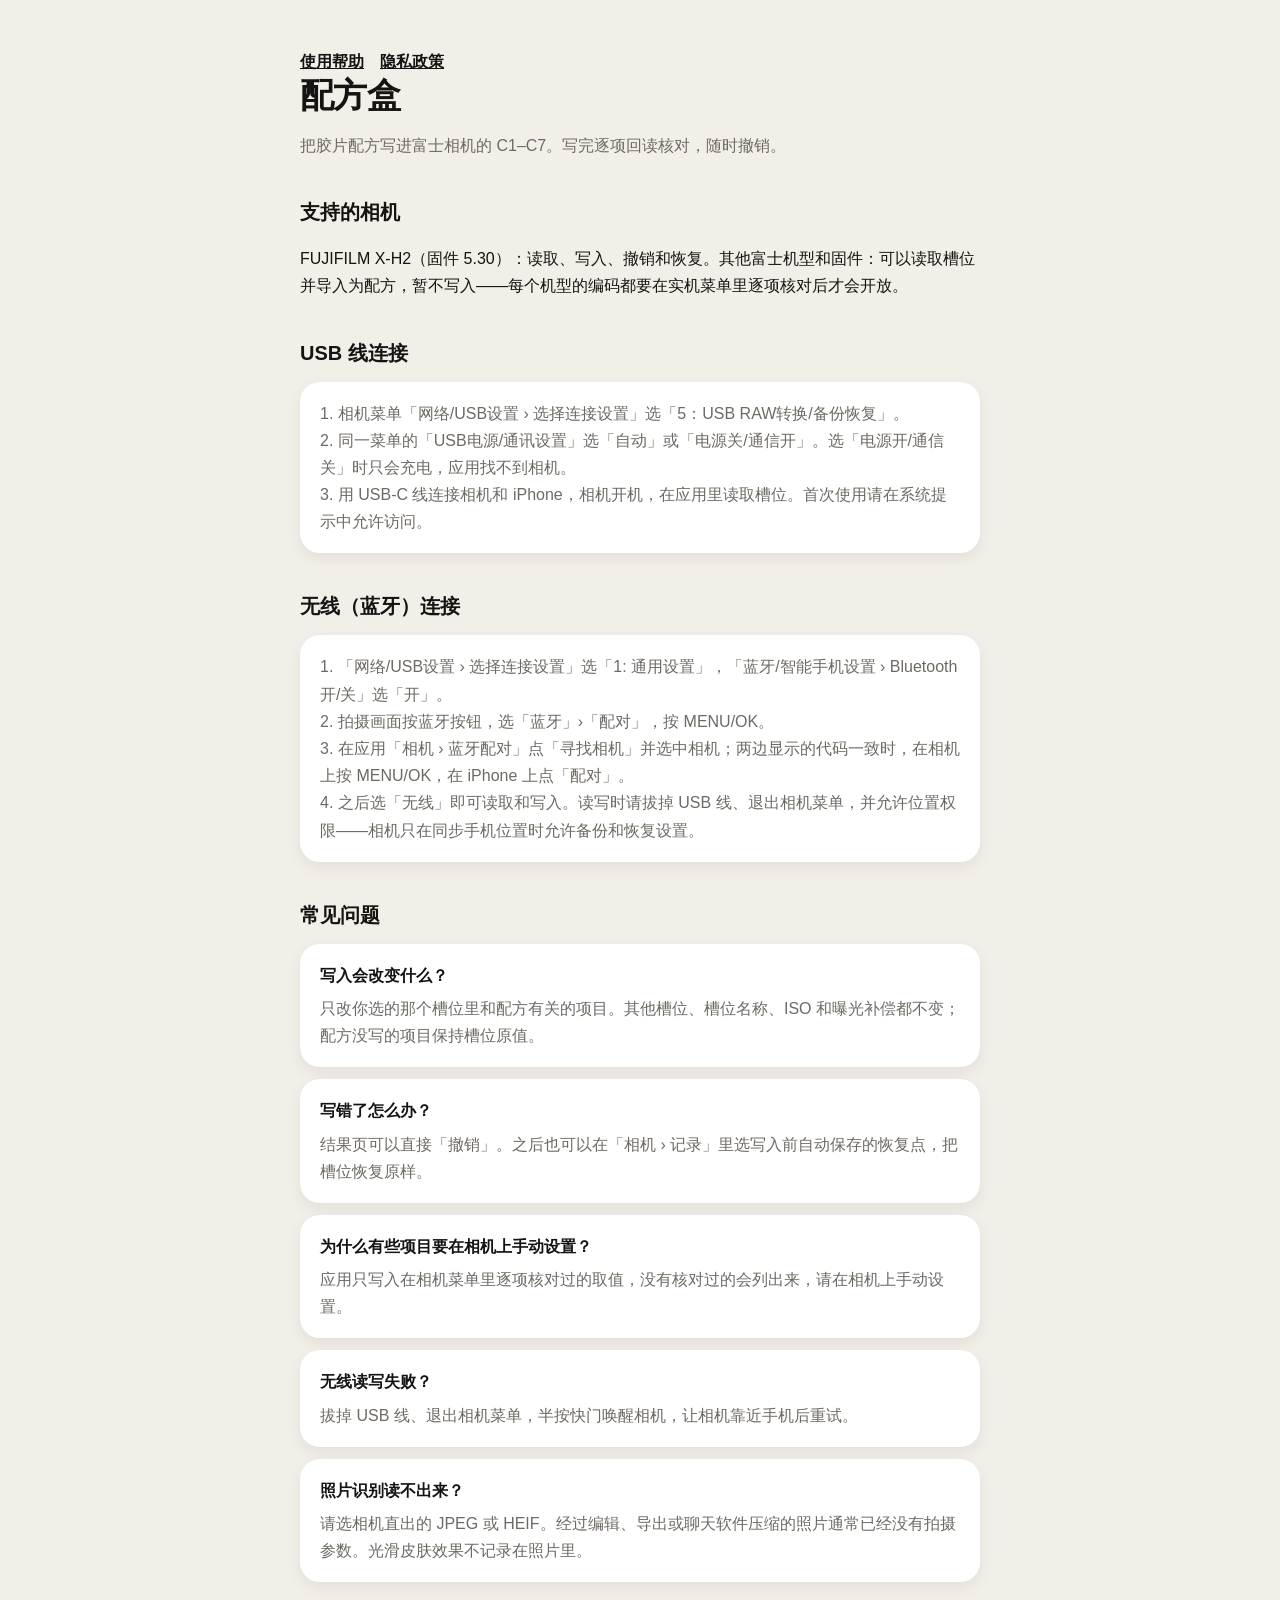
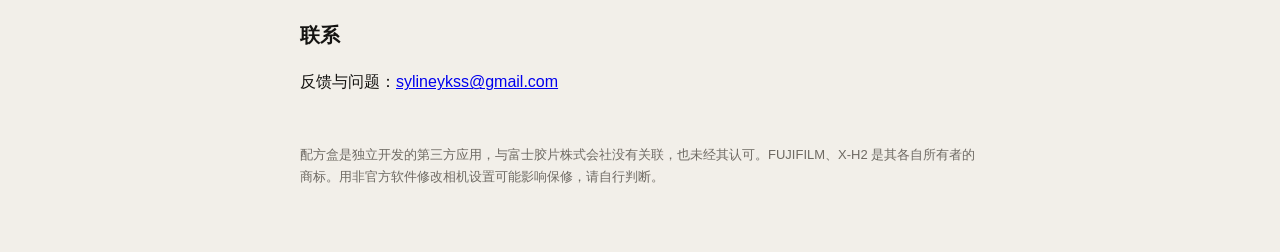
<file: index.html>
<!doctype html>
<html lang="zh-CN">
<head>
<meta charset="utf-8">
<meta name="viewport" content="width=device-width, initial-scale=1">
<title>配方盒 · 使用帮助</title>
<link rel="stylesheet" href="style.css">
</head>
<body>
<main>
  <nav><a href="index.html">使用帮助</a><a href="privacy.html">隐私政策</a></nav>
  <h1>配方盒</h1>
  <p class="muted">把胶片配方写进富士相机的 C1–C7。写完逐项回读核对，随时撤销。</p>

  <h2>支持的相机</h2>
  <p>FUJIFILM X-H2（固件 5.30）：读取、写入、撤销和恢复。其他富士机型和固件：可以读取槽位并导入为配方，暂不写入——每个机型的编码都要在实机菜单里逐项核对后才会开放。</p>

  <h2>USB 线连接</h2>
  <div class="card"><p>1. 相机菜单「网络/USB设置 › 选择连接设置」选「5：USB RAW转换/备份恢复」。<br>
  2. 同一菜单的「USB电源/通讯设置」选「自动」或「电源关/通信开」。选「电源开/通信关」时只会充电，应用找不到相机。<br>
  3. 用 USB-C 线连接相机和 iPhone，相机开机，在应用里读取槽位。首次使用请在系统提示中允许访问。</p></div>

  <h2>无线（蓝牙）连接</h2>
  <div class="card"><p>1. 「网络/USB设置 › 选择连接设置」选「1: 通用设置」，「蓝牙/智能手机设置 › Bluetooth 开/关」选「开」。<br>
  2. 拍摄画面按蓝牙按钮，选「蓝牙」›「配对」，按 MENU/OK。<br>
  3. 在应用「相机 › 蓝牙配对」点「寻找相机」并选中相机；两边显示的代码一致时，在相机上按 MENU/OK，在 iPhone 上点「配对」。<br>
  4. 之后选「无线」即可读取和写入。读写时请拔掉 USB 线、退出相机菜单，并允许位置权限——相机只在同步手机位置时允许备份和恢复设置。</p></div>

  <h2>常见问题</h2>
  <div class="card"><h3>写入会改变什么？</h3><p>只改你选的那个槽位里和配方有关的项目。其他槽位、槽位名称、ISO 和曝光补偿都不变；配方没写的项目保持槽位原值。</p></div>
  <div class="card"><h3>写错了怎么办？</h3><p>结果页可以直接「撤销」。之后也可以在「相机 › 记录」里选写入前自动保存的恢复点，把槽位恢复原样。</p></div>
  <div class="card"><h3>为什么有些项目要在相机上手动设置？</h3><p>应用只写入在相机菜单里逐项核对过的取值，没有核对过的会列出来，请在相机上手动设置。</p></div>
  <div class="card"><h3>无线读写失败？</h3><p>拔掉 USB 线、退出相机菜单，半按快门唤醒相机，让相机靠近手机后重试。</p></div>
  <div class="card"><h3>照片识别读不出来？</h3><p>请选相机直出的 JPEG 或 HEIF。经过编辑、导出或聊天软件压缩的照片通常已经没有拍摄参数。光滑皮肤效果不记录在照片里。</p></div>

  <h2>联系</h2>
  <p>反馈与问题：<a href="mailto:sylineykss@gmail.com">sylineykss@gmail.com</a></p>

  <footer>配方盒是独立开发的第三方应用，与富士胶片株式会社没有关联，也未经其认可。FUJIFILM、X-H2 是其各自所有者的商标。用非官方软件修改相机设置可能影响保修，请自行判断。</footer>
</main>
</body>
</html>
</file>
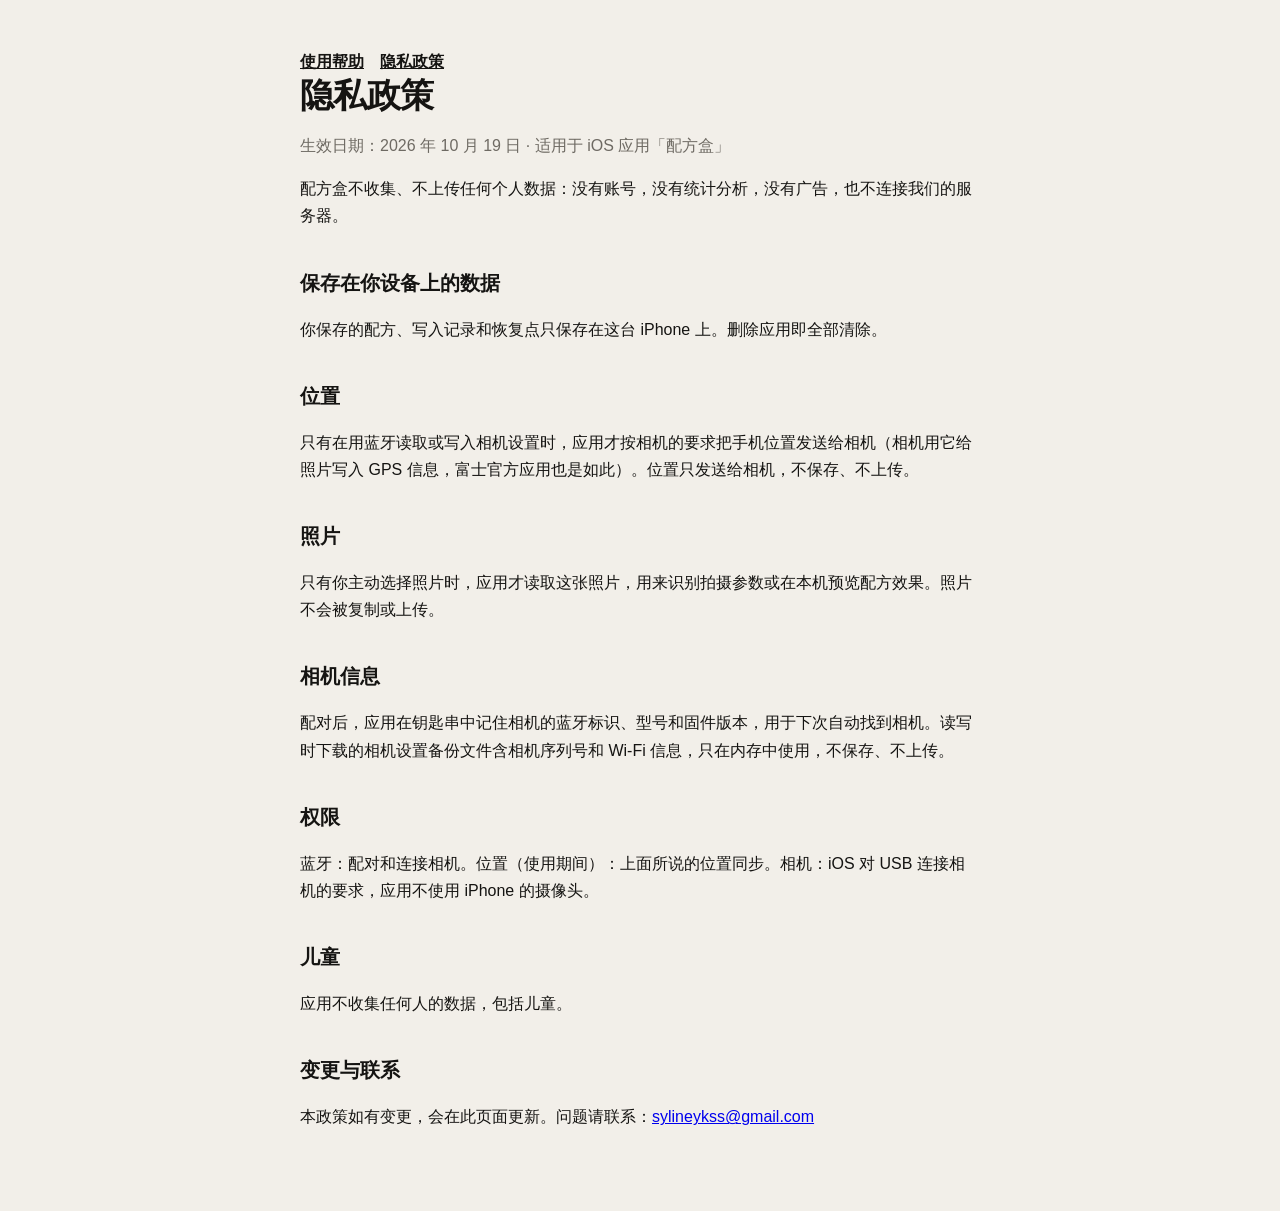
<file: privacy.html>
<!doctype html>
<html lang="zh-CN">
<head>
<meta charset="utf-8">
<meta name="viewport" content="width=device-width, initial-scale=1">
<title>配方盒 · 隐私政策</title>
<link rel="stylesheet" href="style.css">
</head>
<body>
<main>
  <nav><a href="index.html">使用帮助</a><a href="privacy.html">隐私政策</a></nav>
  <h1>隐私政策</h1>
  <p class="muted">生效日期：2026 年 10 月 19 日 · 适用于 iOS 应用「配方盒」</p>

  <p>配方盒不收集、不上传任何个人数据：没有账号，没有统计分析，没有广告，也不连接我们的服务器。</p>

  <h2>保存在你设备上的数据</h2>
  <p>你保存的配方、写入记录和恢复点只保存在这台 iPhone 上。删除应用即全部清除。</p>

  <h2>位置</h2>
  <p>只有在用蓝牙读取或写入相机设置时，应用才按相机的要求把手机位置发送给相机（相机用它给照片写入 GPS 信息，富士官方应用也是如此）。位置只发送给相机，不保存、不上传。</p>

  <h2>照片</h2>
  <p>只有你主动选择照片时，应用才读取这张照片，用来识别拍摄参数或在本机预览配方效果。照片不会被复制或上传。</p>

  <h2>相机信息</h2>
  <p>配对后，应用在钥匙串中记住相机的蓝牙标识、型号和固件版本，用于下次自动找到相机。读写时下载的相机设置备份文件含相机序列号和 Wi-Fi 信息，只在内存中使用，不保存、不上传。</p>

  <h2>权限</h2>
  <p>蓝牙：配对和连接相机。位置（使用期间）：上面所说的位置同步。相机：iOS 对 USB 连接相机的要求，应用不使用 iPhone 的摄像头。</p>

  <h2>儿童</h2>
  <p>应用不收集任何人的数据，包括儿童。</p>

  <h2>变更与联系</h2>
  <p>本政策如有变更，会在此页面更新。问题请联系：<a href="mailto:sylineykss@gmail.com">sylineykss@gmail.com</a></p>
</main>
</body>
</html>
</file>
<file: style.css>
:root { --paper: #F2EFE9; --card: #FFFFFF; --ink: #151412; --muted: #6E6A63; --line: #E4DED3; }
* { box-sizing: border-box; }
body { margin: 0; background: var(--paper); color: var(--ink); font: 16px/1.7 -apple-system, "PingFang SC", "Helvetica Neue", sans-serif; }
main { max-width: 720px; margin: 0 auto; padding: 48px 20px 64px; }
h1 { font-size: 34px; line-height: 1.2; letter-spacing: -0.02em; margin: 0 0 8px; }
h2 { font-size: 20px; margin: 36px 0 12px; }
p, li { color: var(--ink); }
.muted { color: var(--muted); }
.card { background: var(--card); border-radius: 20px; padding: 18px 20px; margin: 12px 0; box-shadow: 0 6px 14px rgba(60,48,30,.08); }
.card h3 { margin: 0 0 6px; font-size: 16px; }
.card p { margin: 0; color: var(--muted); }
nav a { color: var(--ink); margin-right: 16px; font-weight: 600; }
footer { margin-top: 48px; font-size: 13px; color: var(--muted); }
@media (prefers-color-scheme: dark) {
  :root { --paper: #161513; --card: #22201D; --ink: #F2EFE9; --muted: #A8A196; --line: #34302A; }
}
</file>
